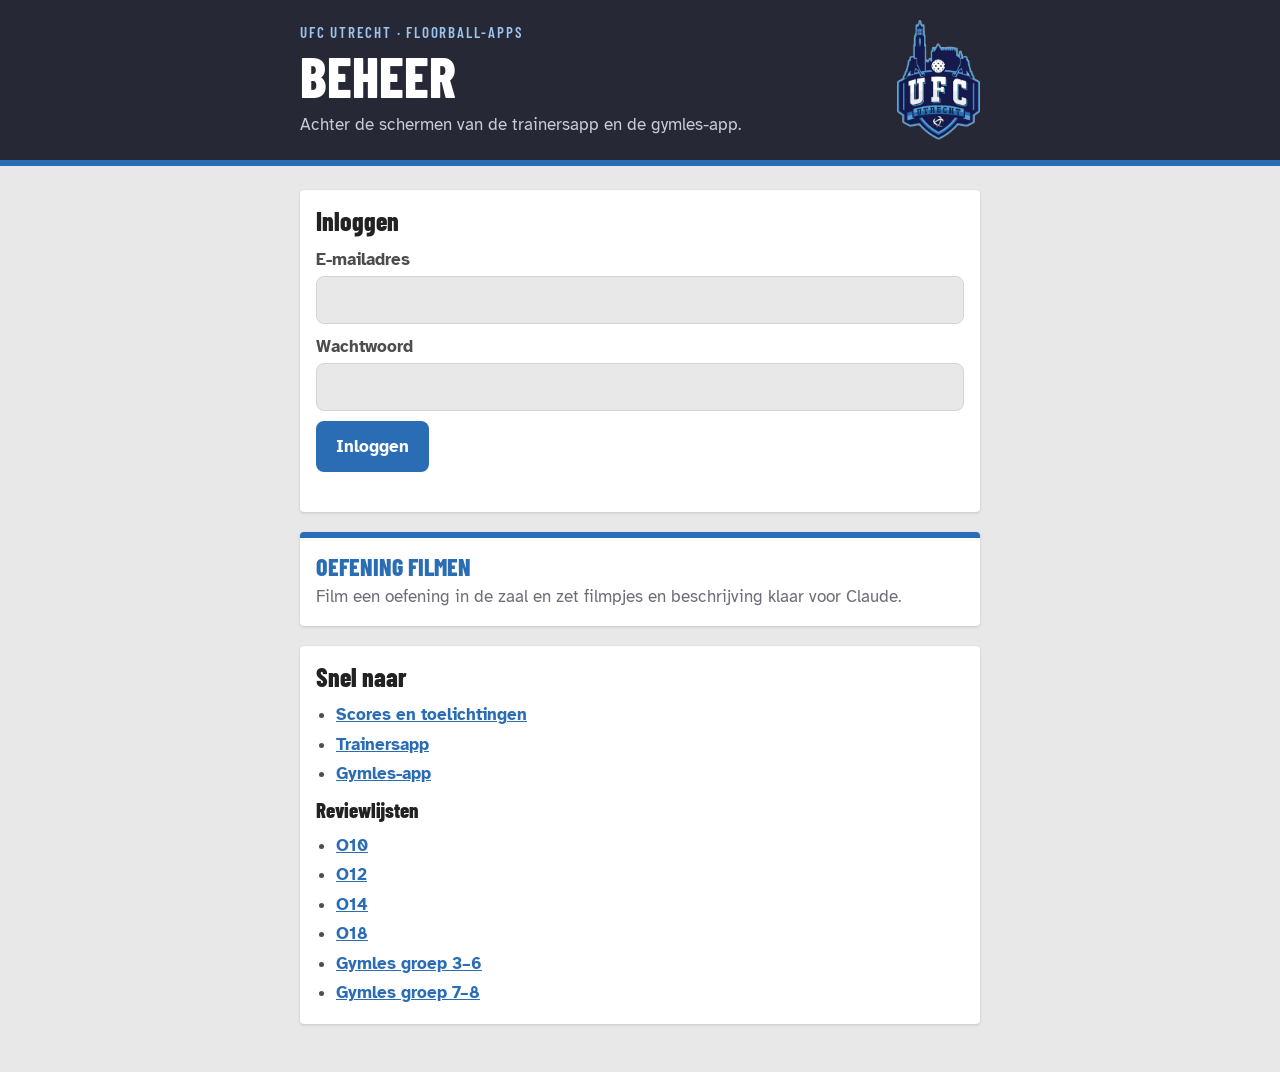
<file: index.html>
<!doctype html>
<!-- © 2026 UFC Utrecht. Alle rechten voorbehouden. Niet kopiëren zonder toestemming. -->
<html lang="nl">
<head>
<meta charset="utf-8">
<meta name="viewport" content="width=device-width,initial-scale=1,viewport-fit=cover">
<title>UFC Beheer</title>
<meta name="robots" content="noindex">
<link rel="manifest" href="manifest.webmanifest">
<meta name="theme-color" content="#262935">
<link rel="icon" href="icons/icon-192.png">
<link rel="apple-touch-icon" href="icons/apple-touch-icon.png">
<meta name="apple-mobile-web-app-capable" content="yes">
<meta name="apple-mobile-web-app-title" content="UFC Beheer">
<meta name="mobile-web-app-capable" content="yes">
<link rel="preconnect" href="https://fonts.googleapis.com">
<link rel="stylesheet" href="https://fonts.googleapis.com/css2?family=Barlow+Condensed:wght@600;800&family=Atkinson+Hyperlegible:wght@400;700&display=swap">
<script src="shared/config.js"></script>
<script src="shared/auth.js"></script>
<link rel="stylesheet" href="shared/style.css">
<style>
.top{display:flex;gap:16px;align-items:center;justify-content:space-between}
.top img{height:clamp(84px,20vw,120px);width:auto;flex:none}
.eyebrow{font:600 15px var(--display);text-transform:uppercase;letter-spacing:.12em;color:#9cc4ee}
</style>
</head>
<body>
<div class="wrap">
<header>
  <div class="top">
    <div style="display:grid;gap:6px">
      <span class="eyebrow">UFC Utrecht · floorball-apps</span>
      <h1>Beheer</h1>
      <p>Achter de schermen van de trainersapp en de gymles-app.</p>
    </div>
    <img src="icons/ufc-logo.png" alt="UFC Utrecht">
  </div>
</header>

<section aria-labelledby="h-login">
  <h2 id="h-login">Inloggen</h2>
  <div data-login></div>
</section>

<ul class="tiles">
  <li><a class="tile" href="filmen/"><b>Oefening filmen</b><span>Film een oefening in de zaal en zet filmpjes en beschrijving klaar voor Claude.</span></a></li>
</ul>

<section aria-labelledby="h-links">
  <h2 id="h-links">Snel naar</h2>
  <ul class="links">
    <li><a href="https://ufcutrecht.github.io/floorball-training/overzicht/">Scores en toelichtingen</a></li>
    <li><a href="https://ufcutrecht.github.io/floorball-training/">Trainersapp</a></li>
    <li><a href="https://ufcutrecht.github.io/floorball-gymles/">Gymles-app</a></li>
  </ul>
  <h3>Reviewlijsten</h3>
  <ul class="links">
    <li><a href="https://claude.ai/artifact/Tn7h7YA2W5BCmy29Rm3EHY">O10</a></li>
    <li><a href="https://claude.ai/artifact/JX12XEqjDfdDaPnF1wH1ZR">O12</a></li>
    <li><a href="https://claude.ai/artifact/65562QJpu6LDD8ycxWLAVV">O14</a></li>
    <li><a href="https://claude.ai/artifact/CuWV28Mef6xuPLkSsE5Uwe">O18</a></li>
    <li><a href="https://claude.ai/artifact/NxzARLvfYdx1H6t4hf4t9u">Gymles groep 3–6</a></li>
    <li><a href="https://claude.ai/artifact/82B9bMMoKi86BE6kfXmi25">Gymles groep 7–8</a></li>
  </ul>
</section>
</div>
<script>
if("serviceWorker" in navigator&&location.protocol==="https:")navigator.serviceWorker.register("sw.js").catch(function(){});
</script>
</body>
</html>
</file>
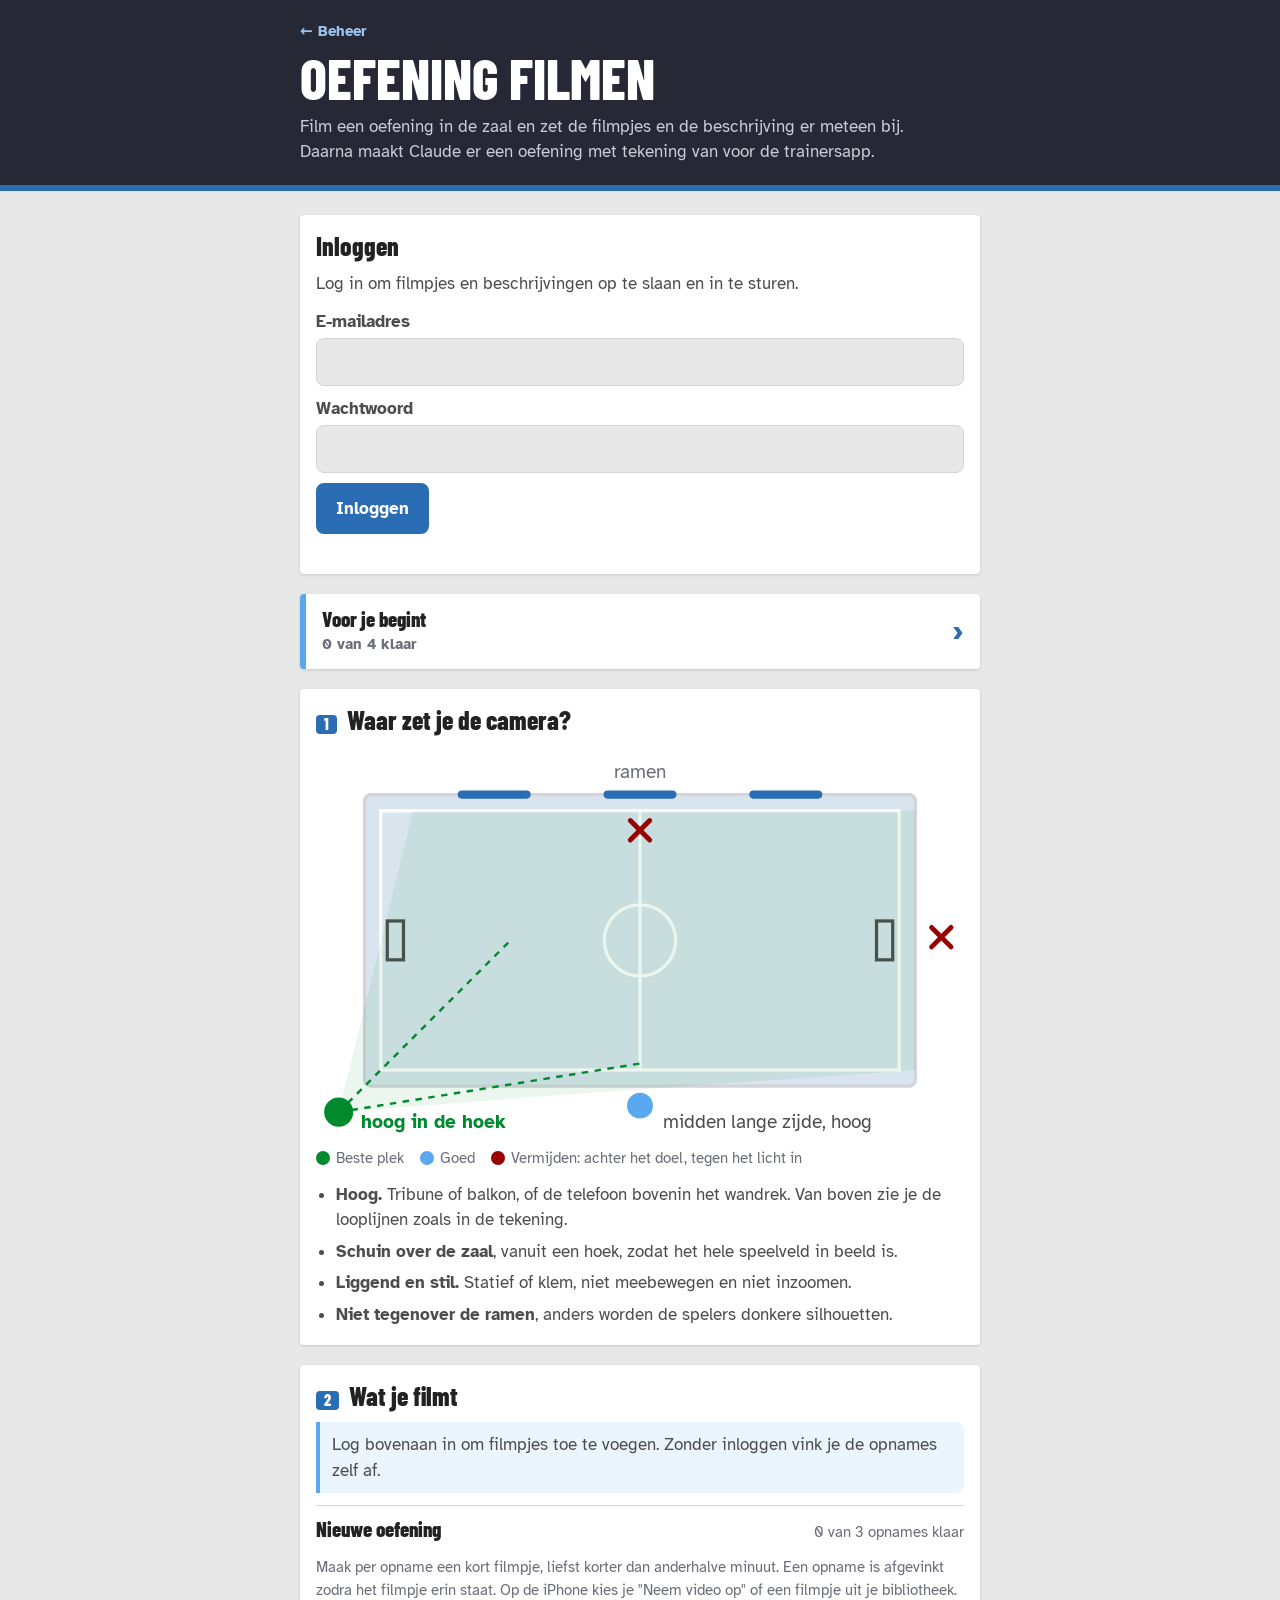
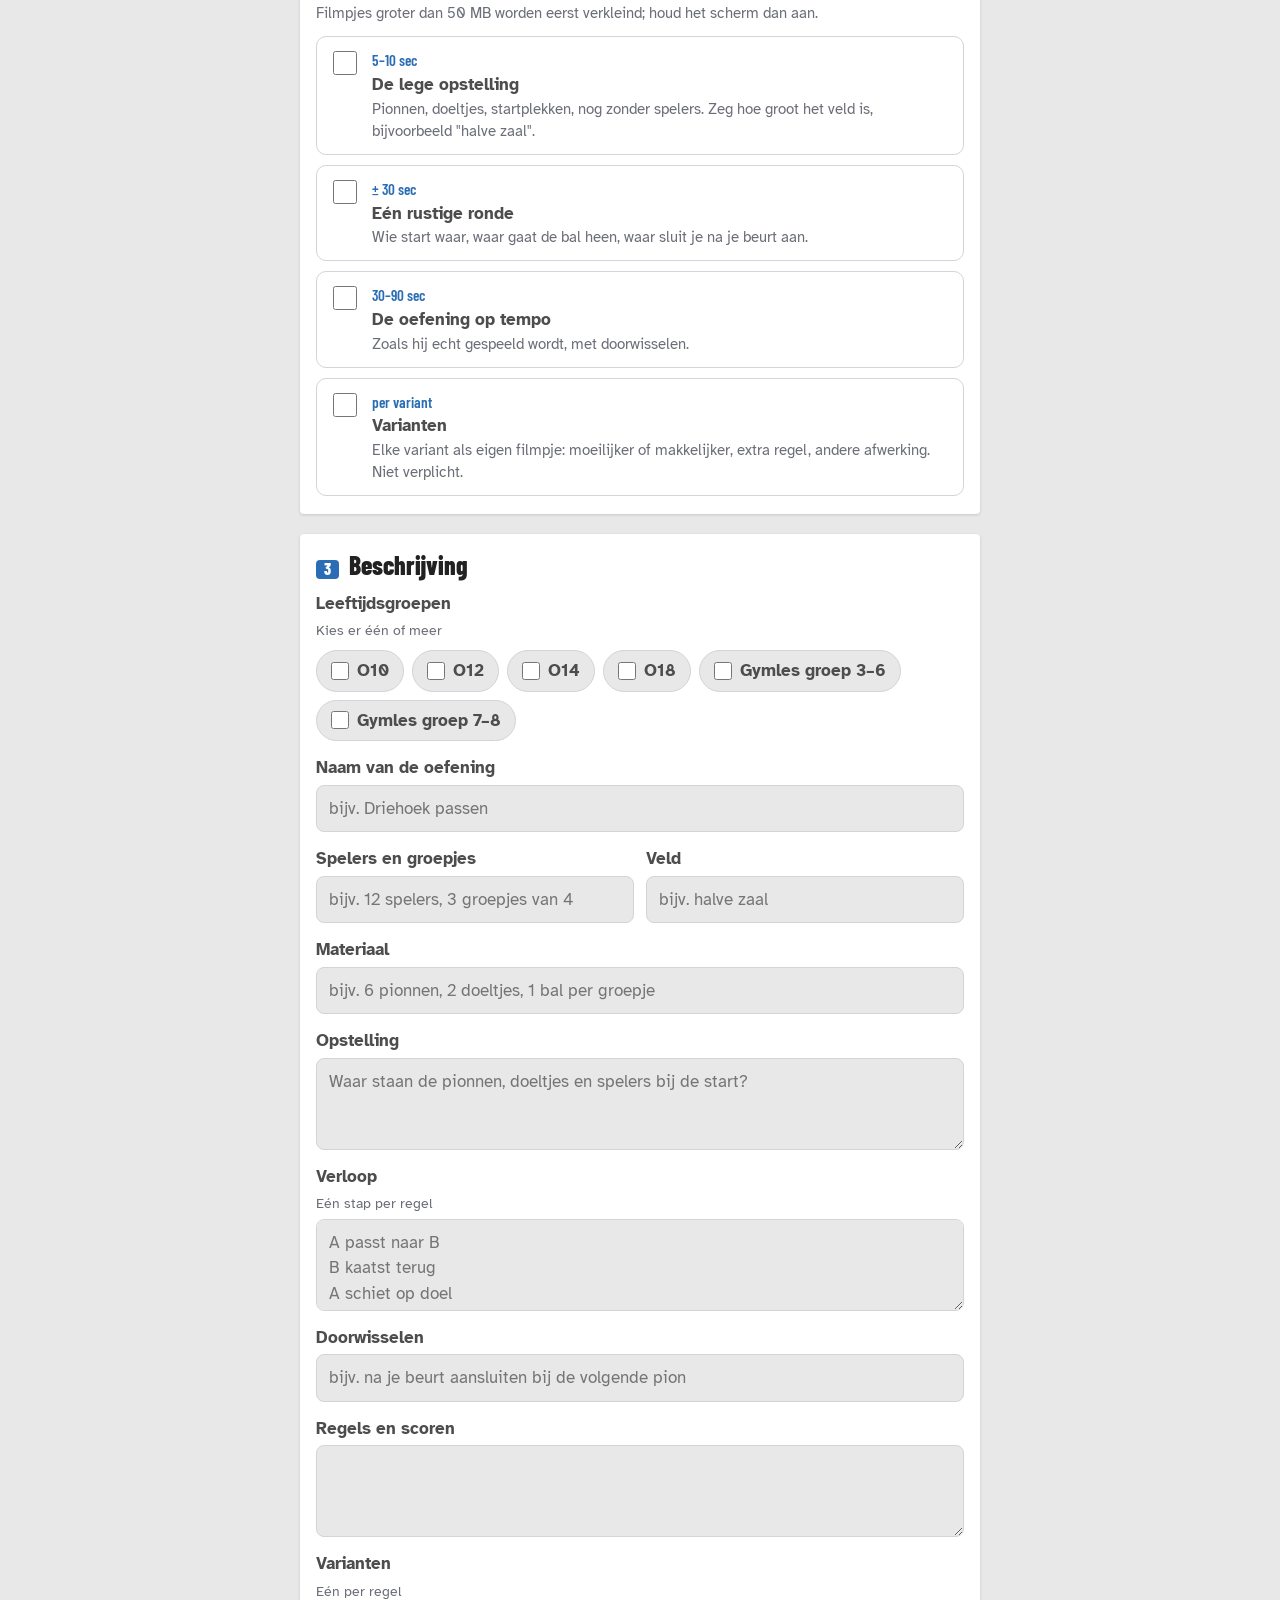
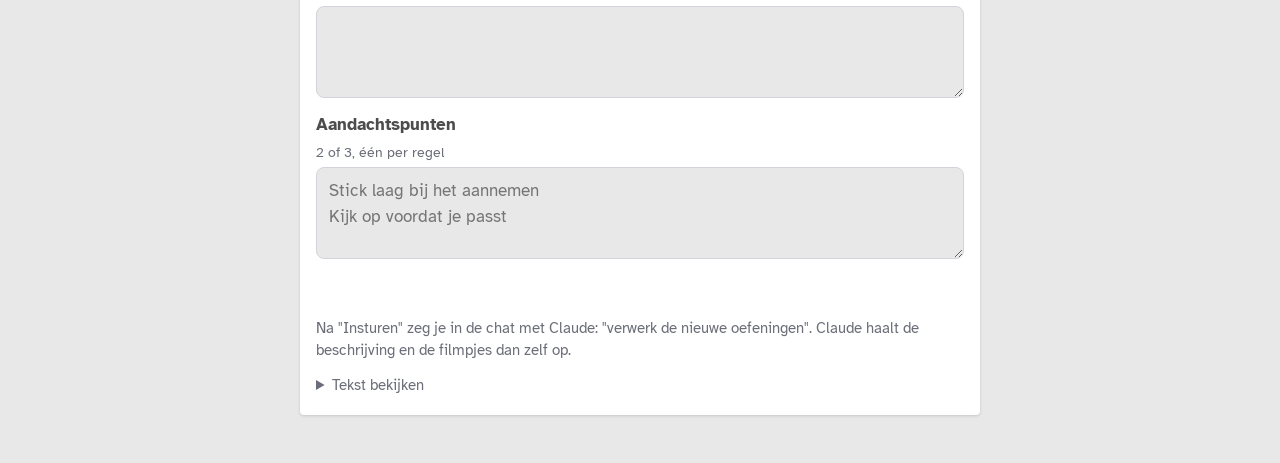
<file: filmen/index.html>
<!doctype html>
<!-- © 2026 UFC Utrecht. Alle rechten voorbehouden. Niet kopiëren zonder toestemming. -->
<html lang="nl">
<head>
<meta charset="utf-8">
<meta name="viewport" content="width=device-width,initial-scale=1,viewport-fit=cover">
<title>Oefening filmen</title>
<meta name="robots" content="noindex">
<link rel="manifest" href="../manifest.webmanifest">
<meta name="theme-color" content="#262935">
<link rel="icon" href="../icons/icon-192.png">
<link rel="apple-touch-icon" href="../icons/apple-touch-icon.png">
<meta name="apple-mobile-web-app-capable" content="yes">
<meta name="apple-mobile-web-app-title" content="UFC Beheer">
<meta name="mobile-web-app-capable" content="yes">
<link rel="preconnect" href="https://fonts.googleapis.com">
<link rel="stylesheet" href="https://fonts.googleapis.com/css2?family=Barlow+Condensed:wght@600;800&family=Atkinson+Hyperlegible:wght@400;700&display=swap">
<script src="../shared/config.js"></script>
<script src="../shared/auth.js"></script>
<link rel="stylesheet" href="../shared/style.css">
</head>
<body>
<div class="wrap">
<header>
  <a class="back" href="../">← Beheer</a>
  <h1>Oefening filmen</h1>
  <p>Film een oefening in de zaal en zet de filmpjes en de beschrijving er meteen bij. Daarna maakt Claude er een oefening met tekening van voor de trainersapp.</p>
</header>

<section aria-labelledby="h-login" id="loginBox">
  <h2 id="h-login">Inloggen</h2>
  <p id="loginOut" style="margin:0">Log in om filmpjes en beschrijvingen op te slaan en in te sturen.</p>
  <div data-login></div>
</section>

<button type="button" class="prep" id="prepBtn" aria-haspopup="dialog">
  <span><b>Voor je begint</b><span class="muted" id="prepCount"></span></span><span aria-hidden="true" class="prep-arrow">›</span>
</button>

<dialog id="prep" aria-labelledby="h-voor">
  <div class="dlg-head"><h2 id="h-voor">Voor je begint</h2><button type="button" class="ghost small" id="prepClose">Sluiten</button></div>
  <ul class="checks">
    <li><label><input type="checkbox" id="v1"><span class="t"><span>Video op 1080p, niet 4K</span><small>iPhone: Instellingen › Camera › Video opnemen › 1080p HD bij 30 fps. Scheelt opslag en uploadtijd.</small></span></label></li>
    <li><label><input type="checkbox" id="v2"><span class="t"><span>Statief, klem of tape om de telefoon vast te zetten</span></span></label></li>
    <li><label><input type="checkbox" id="v3"><span class="t"><span>Hesjes in twee kleuren</span><small>Dan zijn teams en rollen op de beelden uit elkaar te houden.</small></span></label></li>
    <li><label><input type="checkbox" id="v4"><span class="t"><span>Hele veld in beeld</span><small>Maak een testopname van 5 seconden en kijk hem terug.</small></span></label></li>
  </ul>
</dialog>

<section aria-labelledby="h-camera">
  <h2 id="h-camera"><span class="no">1</span> Waar zet je de camera?</h2>
  <svg class="court" viewBox="0 0 400 240" role="img" aria-label="Bovenaanzicht van een zaal met de beste camerapositie hoog in de hoek, een goede positie midden aan de lange zijde en te vermijden posities achter het doel en tegenover de ramen">
    <rect x="30" y="30" width="340" height="180" rx="4" fill="var(--court)" stroke="var(--line)" stroke-width="2"/>
    <rect x="40" y="40" width="320" height="160" fill="none" stroke="var(--court-line)" stroke-width="2"/>
    <line x1="200" y1="40" x2="200" y2="200" stroke="var(--court-line)" stroke-width="2"/>
    <circle cx="200" cy="120" r="22" fill="none" stroke="var(--court-line)" stroke-width="2"/>
    <rect x="44" y="108" width="10" height="24" fill="none" stroke="var(--ink)" stroke-width="2"/>
    <rect x="346" y="108" width="10" height="24" fill="none" stroke="var(--ink)" stroke-width="2"/>
    <g stroke="var(--accent)" stroke-width="5" stroke-linecap="round">
      <line x1="90" y1="30" x2="130" y2="30"/><line x1="180" y1="30" x2="220" y2="30"/><line x1="270" y1="30" x2="310" y2="30"/>
    </g>
    <text x="200" y="20" text-anchor="middle" font-size="12" fill="var(--muted)" font-family="var(--body)">ramen</text>
    <path d="M14 226 L120 120 M14 226 L200 196" stroke="var(--good)" stroke-width="1.5" stroke-dasharray="4 4" fill="none"/>
    <path d="M14 226 L60 40 L370 40 L370 200 L170 214 Z" fill="var(--good)" opacity=".08"/>
    <circle cx="14" cy="226" r="9" fill="var(--good)"/>
    <text x="28" y="236" font-size="12" fill="var(--good)" font-weight="700" font-family="var(--body)">hoog in de hoek</text>
    <circle cx="200" cy="222" r="8" fill="var(--mark)"/>
    <text x="214" y="236" font-size="12" fill="var(--ink)" font-family="var(--body)">midden lange zijde, hoog</text>
    <g stroke="var(--bad)" stroke-width="3" stroke-linecap="round">
      <line x1="380" y1="112" x2="392" y2="124"/><line x1="392" y1="112" x2="380" y2="124"/>
      <line x1="194" y1="46" x2="206" y2="58"/><line x1="206" y1="46" x2="194" y2="58"/>
    </g>
  </svg>
  <ul class="legend">
    <li><span class="dot" style="background:var(--good)"></span>Beste plek</li>
    <li><span class="dot" style="background:var(--mark)"></span>Goed</li>
    <li><span class="dot" style="background:var(--bad)"></span>Vermijden: achter het doel, tegen het licht in</li>
  </ul>
  <ul class="tips">
    <li><b>Hoog.</b> Tribune of balkon, of de telefoon bovenin het wandrek. Van boven zie je de looplijnen zoals in de tekening.</li>
    <li><b>Schuin over de zaal</b>, vanuit een hoek, zodat het hele speelveld in beeld is.</li>
    <li><b>Liggend en stil.</b> Statief of klem, niet meebewegen en niet inzoomen.</li>
    <li><b>Niet tegenover de ramen</b>, anders worden de spelers donkere silhouetten.</li>
  </ul>
</section>

<section aria-labelledby="h-shots">
  <h2 id="h-shots"><span class="no">2</span> Wat je filmt</h2>
  <p class="banner" id="offline">Log bovenaan in om filmpjes toe te voegen. Zonder inloggen vink je de opnames zelf af.</p>

  <div id="exWrap" class="hidden" style="display:grid;gap:10px">
    <div class="btns" style="justify-content:space-between">
      <h3>Jouw oefeningen</h3>
      <button type="button" class="ghost small" id="newEx">Nieuwe oefening</button>
    </div>
    <ul class="list" id="exList"></ul>
    <p class="muted" id="exEmpty" style="margin:0">Nog geen oefeningen opgeslagen. Begin hieronder met de eerste.</p>
  </div>

  <div class="curbar">
    <h3 id="formTitle">Nieuwe oefening</h3>
    <span class="muted" id="progress" aria-live="polite"></span>
  </div>
  <p class="muted" style="margin:0">Maak per opname een kort filmpje, liefst korter dan anderhalve minuut. Een opname is afgevinkt zodra het filmpje erin staat. Op de iPhone kies je "Neem video op" of een filmpje uit je bibliotheek. Filmpjes groter dan 50 MB worden eerst verkleind; houd het scherm dan aan.</p>
  <ol class="shots" id="shots"></ol>
</section>

<section aria-labelledby="h-oef">
  <h2 id="h-oef"><span class="no">3</span> Beschrijving</h2>
  <form id="f" novalidate>
    <fieldset class="field picks" id="app"><legend>Leeftijdsgroepen</legend><small>Kies er één of meer</small></fieldset>
    <div class="field"><label for="naam">Naam van de oefening</label><input type="text" id="naam" placeholder="bijv. Driehoek passen"></div>
    <div class="row">
      <div class="field"><label for="spelers">Spelers en groepjes</label><input type="text" id="spelers" placeholder="bijv. 12 spelers, 3 groepjes van 4"></div>
      <div class="field"><label for="veld">Veld</label><input type="text" id="veld" placeholder="bijv. halve zaal"></div>
    </div>
    <div class="field"><label for="materiaal">Materiaal</label><input type="text" id="materiaal" placeholder="bijv. 6 pionnen, 2 doeltjes, 1 bal per groepje"></div>
    <div class="field"><label for="opstelling">Opstelling</label><textarea id="opstelling" placeholder="Waar staan de pionnen, doeltjes en spelers bij de start?"></textarea></div>
    <div class="field"><label for="verloop">Verloop</label><small>Eén stap per regel</small><textarea id="verloop" placeholder="A passt naar B&#10;B kaatst terug&#10;A schiet op doel"></textarea></div>
    <div class="field"><label for="wissel">Doorwisselen</label><input type="text" id="wissel" placeholder="bijv. na je beurt aansluiten bij de volgende pion"></div>
    <div class="field"><label for="regels">Regels en scoren</label><textarea id="regels"></textarea></div>
    <div class="field"><label for="varianten">Varianten</label><small>Eén per regel</small><textarea id="varianten"></textarea></div>
    <div class="field"><label for="punten">Aandachtspunten</label><small>2 of 3, één per regel</small><textarea id="punten" placeholder="Stick laag bij het aannemen&#10;Kijk op voordat je passt"></textarea></div>
  </form>

  <div class="btns">
    <button type="button" class="primary hidden" id="send">Insturen</button>
    <button type="button" class="ghost small hidden" id="done">Markeer als verwerkt</button>
    <button type="button" class="danger small hidden" id="del">Oefening verwijderen</button>
  </div>
  <div class="btns hidden" id="delConfirm">
    <span>Oefening en filmpjes definitief verwijderen?</span>
    <button type="button" class="danger small" id="delYes">Ja, verwijderen</button>
    <button type="button" class="ghost small" id="delNo">Annuleren</button>
  </div>
  <p class="status" id="status" role="status"></p>
  <p class="muted" style="margin:0">Na "Insturen" zeg je in de chat met Claude: "verwerk de nieuwe oefeningen". Claude haalt de beschrijving en de filmpjes dan zelf op.</p>
  <details>
    <summary class="muted">Tekst bekijken</summary>
    <pre class="out" id="out"></pre>
  </details>
</section>
</div>
<div class="stage" id="stage" aria-hidden="true"></div>

<script>
(function(){
  "use strict";
  var BASE=FBAuth.base,KEY=FBAuth.key,api=FBAuth.api,token=FBAuth.token;
  var BUCKET='filmpjes',TABLE='film_oefeningen';
  var LKEY='ufc-beheer-filmen';
  var GROUPS=['O10','O12','O14','O18','Gymles groep 3–6','Gymles groep 7–8'];
  var FIELDS=['app','naam','spelers','veld','materiaal','opstelling','verloop','wissel','regels','varianten','punten'];
  var SLOTS=[
    {key:'Lege opstelling',tag:'5–10 sec',title:'De lege opstelling',hint:'Pionnen, doeltjes, startplekken, nog zonder spelers. Zeg hoe groot het veld is, bijvoorbeeld "halve zaal".'},
    {key:'Rustige ronde',tag:'± 30 sec',title:'Eén rustige ronde',hint:'Wie start waar, waar gaat de bal heen, waar sluit je na je beurt aan.'},
    {key:'Op tempo',tag:'30–90 sec',title:'De oefening op tempo',hint:'Zoals hij echt gespeeld wordt, met doorwisselen.'},
    {key:'Variant',tag:'per variant',title:'Varianten',hint:'Elke variant als eigen filmpje: moeilijker of makkelijker, extra regel, andere afwerking. Niet verplicht.',multi:true}
  ];
  var MAX=50*1024*1024,TARGET=44*1024*1024;
  var $=function(id){return document.getElementById(id);};
  function slotOf(l){return SLOTS.some(function(s){return s.key===l;})?l:'Variant';}
  var ls={get:function(k,d){try{var v=localStorage.getItem(k);return v==null?d:JSON.parse(v);}catch(e){return d;}},
          set:function(k,v){try{localStorage.setItem(k,JSON.stringify(v));}catch(e){}},
          del:function(k){try{localStorage.removeItem(k);}catch(e){}}};
  var local=ls.get(LKEY,{})||{};
  function saveLocal(){ls.set(LKEY,local);}

  /* ---------- afvinklijst "Voor je begint" ---------- */
  function prepCount(){
    var all=document.querySelectorAll('#prep .checks input'),n=0;
    Array.prototype.forEach.call(all,function(c){if(c.checked)n++;});
    $('prepCount').textContent=n===all.length?'Alles klaar':n+' van '+all.length+' klaar';
    $('prepBtn').classList.toggle('ok',n===all.length);
  }
  $('prepBtn').addEventListener('click',function(){var d=$('prep');if(d.showModal)d.showModal();else d.setAttribute('open','');});
  $('prepClose').addEventListener('click',function(){var d=$('prep');if(d.close)d.close();else d.removeAttribute('open');});
  $('prep').addEventListener('click',function(e){if(e.target===this&&this.close)this.close();});
  Array.prototype.slice.call(document.querySelectorAll('.checks input')).forEach(function(c){
    c.checked=!!(local.c&&local.c[c.id]);
    c.addEventListener('change',function(){local.c=local.c||{};local.c[c.id]=c.checked;saveLocal();prepCount();});
  });
  prepCount();

  /* ---------- inloggen (shared/auth.js) ---------- */
  var online=false;
  function signedIn(){
    online=true;
    $('loginOut').classList.add('hidden');$('offline').classList.add('hidden');$('exWrap').classList.remove('hidden');
    if(local.f&&!cur.id&&FIELDS.some(function(k){return (local.f[k]||'').trim();})){save(true).then(function(){local.f=null;saveLocal();});}
    loadList();renderAll();
  }
  function signedOut(){
    online=false;
    $('loginOut').classList.remove('hidden');$('offline').classList.remove('hidden');$('exWrap').classList.add('hidden');
    renderAll();
  }
  FBAuth.onChange(function(on){if(on&&!online)signedIn();else if(!on&&online)signedOut();});

  /* ---------- leeftijdsgroepen: meer tegelijk kiezen ---------- */
  (function(){
    var box=$('app');
    GROUPS.forEach(function(g,i){
      var l=document.createElement('label');l.className='pick';
      var c=document.createElement('input');c.type='checkbox';c.value=g;c.id='grp'+i;
      l.appendChild(c);l.appendChild(document.createTextNode(g));box.appendChild(l);
    });
  })();
  function getVal(k){
    if(k!=='app')return $(k).value;
    return Array.prototype.slice.call($('app').querySelectorAll('input:checked')).map(function(c){return c.value;}).join(', ');
  }
  function setVal(k,val){
    if(k!=='app'){$(k).value=val||'';return;}
    var set=(val||'').split(/\s*,\s*/);
    Array.prototype.forEach.call($('app').querySelectorAll('input'),function(c){c.checked=set.indexOf(c.value)>=0;});
  }

  /* ---------- huidige oefening ---------- */
  var cur=blank(),exercises=[],busy=0,urls={};
  function blank(){return {id:null,status:'concept',videos:[],createdAt:null};}
  function newId(){var r=(crypto.randomUUID?crypto.randomUUID():String(Math.random()).slice(2)+Date.now()).replace(/-/g,'').slice(0,8);return 'oef-'+new Date().toISOString().slice(0,10)+'-'+r;}
  function v(id){return $(id).value.trim();}
  function fromForm(){FIELDS.forEach(function(k){cur[k]=getVal(k);});}
  function hasContent(){fromForm();return cur.videos.length>0||FIELDS.some(function(k){return (cur[k]||'').trim();});}
  function toForm(){FIELDS.forEach(function(k){setVal(k,cur[k]);});renderAll();}
  function title(){return v('naam')||(cur.id?'Oefening zonder naam':'Nieuwe oefening');}
  function renderAll(){$('formTitle').textContent=title();renderShots();renderButtons();renderText();renderList();}

  var queue=Promise.resolve(),timer=null;
  function setStatus(t,k){var s=$('status');s.textContent=t||'';s.className='status'+(k?' '+k:'');}
  function row(){
    var d={videos:cur.videos.map(function(x){return {path:x.path,label:x.label,name:x.name||'',sizeBytes:x.sizeBytes||0,seconds:x.seconds||0,type:x.type||''};})};
    FIELDS.forEach(function(k){d[k]=cur[k]||'';});
    if(cur.links){d.links=cur.links;d.linksTot=cur.linksTot||null;}
    return {id:cur.id,data:d,status:cur.status,updated_at:new Date().toISOString()};
  }
  function save(now){
    fromForm();
    if(!online){local.f={};FIELDS.forEach(function(k){local.f[k]=cur[k];});saveLocal();return Promise.resolve();}
    clearTimeout(timer);
    if(!now){timer=setTimeout(function(){save(true);},1200);return Promise.resolve();}
    if(!hasContent())return Promise.resolve();
    if(!cur.id)cur.id=newId();
    var body=JSON.stringify(row());
    setStatus('Opslaan…');
    queue=queue.then(function(){
      return api('/rest/v1/'+TABLE+'?on_conflict=id',{method:'POST',headers:{'Content-Type':'application/json',Prefer:'resolution=merge-duplicates,return=minimal'},body:body});
    }).then(function(){setStatus('Opgeslagen','ok');loadList();},function(e){setStatus(e.message&&/uitgelogd/.test(e.message)?e.message:'Opslaan mislukt. Controleer je verbinding en probeer het opnieuw.','err');});
    return queue;
  }
  FIELDS.forEach(function(k){
    $(k).addEventListener('input',function(){renderText();save(false);});
    $(k).addEventListener('change',function(){renderText();save(false);});
  });
  $('naam').addEventListener('input',function(){$('formTitle').textContent=title();});

  /* ---------- lijst ---------- */
  var listBusy=false;
  async function loadList(){
    if(!online||listBusy)return;listBusy=true;
    try{
      var rows=await api('/rest/v1/'+TABLE+'?select=id,data,status,updated_at&order=updated_at.desc&limit=100');
      exercises=(rows||[]).map(function(r){var d=r.data||{};var o={id:r.id,status:r.status,updatedAt:r.updated_at,videos:Array.isArray(d.videos)?d.videos:[]};FIELDS.forEach(function(k){o[k]=typeof d[k]==='string'?d[k]:'';});if(d.links&&typeof d.links==='object'){o.links=d.links;o.linksTot=d.linksTot||null;}return o;});
      var mine=exercises.filter(function(e){return e.id===cur.id;})[0];
      if(mine&&mine.status!==cur.status){cur.status=mine.status;renderButtons();}
      renderList();
    }catch(e){setStatus('Je oefeningen konden niet geladen worden.','err');}
    listBusy=false;
  }
  function fmtDate(t){try{return new Date(t).toLocaleDateString('nl-NL',{day:'numeric',month:'short'});}catch(e){return '';}}
  function renderList(){
    var ul=$('exList');ul.textContent='';
    $('exEmpty').classList.toggle('hidden',exercises.length>0);
    exercises.forEach(function(e){
      var li=document.createElement('li');li.className='ex'+(e.id===cur.id?' cur':'');
      var info=document.createElement('div');info.className='info';
      var n=document.createElement('span');n.className='name';n.textContent=e.naam||'Oefening zonder naam';
      var m=document.createElement('span');m.className='muted';var vc=e.videos.length;
      m.textContent=[e.app,vc+(vc===1?' filmpje':' filmpjes'),fmtDate(e.updatedAt)].filter(Boolean).join(' · ');
      info.appendChild(n);info.appendChild(m);
      var right=document.createElement('div');right.className='btns';right.style.gap='8px';
      var st=['concept','ingestuurd','verwerkt'].indexOf(e.status)>=0?e.status:'concept';
      var chip=document.createElement('span');chip.className='chip '+st;chip.textContent=st;right.appendChild(chip);
      if(e.id!==cur.id){
        var b=document.createElement('button');b.type='button';b.className='ghost small';b.textContent='Openen';b.disabled=busy>0;
        b.addEventListener('click',function(){
          if(busy)return;save(true);
          cur=JSON.parse(JSON.stringify(e));toForm();setStatus('');
          $('formTitle').scrollIntoView({behavior:'smooth',block:'start'});
        });
        right.appendChild(b);
      }
      li.appendChild(info);li.appendChild(right);ul.appendChild(li);
    });
  }

  /* ---------- knoppen ---------- */
  function renderButtons(){
    $('send').classList.toggle('hidden',!online);
    $('send').textContent=cur.status==='concept'?'Insturen':(cur.status==='verwerkt'?'Verwerkt in de app':'Opnieuw insturen');
    $('send').disabled=busy>0||cur.status==='verwerkt';
    $('done').classList.toggle('hidden',!(online&&cur.id&&cur.status==='ingestuurd'));
    $('del').classList.toggle('hidden',!(online&&cur.id));
    $('newEx').disabled=busy>0;
  }
  /* Insturen: links naar de filmpjes (7 dagen geldig) opslaan in de oefening, zodat Claude
     ze via de Supabase-koppeling zelf kan ophalen, en de status op "ingestuurd" zetten. */
  $('send').addEventListener('click',async function(){
    if(!hasContent()){setStatus('Vul eerst iets in of voeg een filmpje toe.','err');return;}
    var b=$('send');b.disabled=true;setStatus('Insturen…');
    try{
      cur.links=cur.videos.length?await signed(cur.videos.map(function(x){return x.path;}),7*24*3600):{};
      cur.linksTot=new Date(Date.now()+7*24*3600*1000).toISOString();
      cur.status='ingestuurd';
      await save(true);renderButtons();renderList();
      setStatus('Ingestuurd. Zeg in de chat met Claude: "verwerk de nieuwe oefeningen".','ok');
    }catch(e){setStatus('Insturen mislukt. Controleer je verbinding en probeer het opnieuw.','err');renderButtons();}
  });
  $('done').addEventListener('click',function(){cur.status='verwerkt';renderButtons();save(true);});
  $('newEx').addEventListener('click',function(){
    if(busy)return;save(true);cur=blank();toForm();setStatus('');$('formTitle').scrollIntoView({behavior:'smooth',block:'start'});
  });
  $('del').addEventListener('click',function(){$('delConfirm').classList.remove('hidden');$('delNo').focus();});
  $('delNo').addEventListener('click',function(){$('delConfirm').classList.add('hidden');});
  $('delYes').addEventListener('click',async function(){
    $('delConfirm').classList.add('hidden');
    if(!cur.id||!online)return;
    try{
      var paths=cur.videos.map(function(x){return x.path;}).filter(Boolean);
      if(paths.length)await api('/storage/v1/object/'+BUCKET,{method:'DELETE',headers:{'Content-Type':'application/json'},body:JSON.stringify({prefixes:paths})});
      await api('/rest/v1/'+TABLE+'?id=eq.'+encodeURIComponent(cur.id),{method:'DELETE'});
      cur=blank();toForm();setStatus('Oefening verwijderd','ok');loadList();
    }catch(e){setStatus('Verwijderen mislukt. Probeer het opnieuw.','err');}
  });

  /* ---------- tekst ---------- */
  function lines(s,num){return (s||'').split(/\n+/).map(function(x){return x.trim();}).filter(Boolean).map(function(x,i){return (num?(i+1)+'. ':'- ')+x;}).join('\n');}
  function text(links){
    fromForm();
    var out=['OEFENING VOOR DE APP'];
    function one(l,val){if(val&&val.trim())out.push(l+': '+val.trim());}
    function add(l,val){if(val&&val.trim())out.push('',l+':',val.trim());}
    one('Leeftijdsgroepen',cur.app);one('Naam',cur.naam);one('Spelers',cur.spelers);one('Veld',cur.veld);one('Materiaal',cur.materiaal);
    add('Opstelling',cur.opstelling);add('Verloop',lines(cur.verloop,true));add('Doorwisselen',cur.wissel);
    add('Regels en scoren',cur.regels);add('Varianten',lines(cur.varianten));add('Aandachtspunten',lines(cur.punten));
    if(cur.videos.length)add('Filmpjes',cur.videos.map(function(x){
      var s='- '+x.label+(x.seconds?' ('+Math.round(x.seconds)+' sec)':'');
      if(links&&links[x.path])s+='\n  '+links[x.path];
      return s;}).join('\n'));
    if(cur.id&&online)out.push('','Opgeslagen als: '+cur.id);
    return out.length>1?out.join('\n'):'';
  }
  function renderText(){$('out').textContent=text()||'Hier verschijnt de tekst zodra je iets invult.';}
  async function signed(paths,secs){
    if(!paths.length)return {};
    var res=await api('/storage/v1/object/sign/'+BUCKET,{method:'POST',headers:{'Content-Type':'application/json'},body:JSON.stringify({expiresIn:secs,paths:paths})});
    var m={};(res||[]).forEach(function(r){if(r&&r.signedURL&&r.path)m[r.path]=BASE+'/storage/v1'+(r.signedURL.charAt(0)==='/'?'':'/')+r.signedURL;});
    return m;
  }
  /* ---------- filmpjes per opname ---------- */
  var pending=[];
  var CHECK='<svg viewBox="0 0 16 16" fill="none" stroke="#fff" stroke-width="2.5" stroke-linecap="round" stroke-linejoin="round"><path d="M3 8.5l3.2 3L13 4.5"/></svg>';
  async function refreshUrls(){
    var need=cur.videos.map(function(x){return x.path;}).filter(function(p){return p&&!urls[p];});
    if(!need.length||!online)return;
    try{var m=await signed(need,6*3600);Object.keys(m).forEach(function(k){urls[k]=m[k];});renderShots();}catch(e){}
  }
  function videoItem(x){
    var li=document.createElement('li');li.className='vid';
    if(urls[x.path]&&/^https:\/\//.test(urls[x.path])){
      var vid=document.createElement('video');vid.src=urls[x.path];vid.controls=true;vid.preload='metadata';vid.setAttribute('playsinline','');li.appendChild(vid);
    }else{var ph=document.createElement('div');ph.className='ph';ph.textContent=x.name||'Filmpje';li.appendChild(ph);}
    var meta=document.createElement('div');meta.className='meta';
    var info=document.createElement('span');info.className='muted';
    info.textContent=[x.seconds?Math.round(x.seconds)+' sec':'',x.sizeBytes?(x.sizeBytes/1048576).toFixed(1)+' MB':''].filter(Boolean).join(' · ')||'Filmpje';
    var rm=document.createElement('button');rm.type='button';rm.className='danger small';rm.textContent='Verwijderen';
    rm.addEventListener('click',function(){
      if(rm.dataset.sure!=='1'){rm.dataset.sure='1';rm.textContent='Zeker? Tik nogmaals';return;}
      var k=cur.videos.indexOf(x);if(k>=0)cur.videos.splice(k,1);
      save(true);
      api('/storage/v1/object/'+BUCKET,{method:'DELETE',headers:{'Content-Type':'application/json'},body:JSON.stringify({prefixes:[x.path]})}).catch(function(){});
      renderShots();renderText();
    });
    var r=document.createElement('div');r.className='btns';r.appendChild(rm);
    meta.appendChild(info);meta.appendChild(r);li.appendChild(meta);
    return li;
  }
  function renderShots(){
    var ol=$('shots');ol.textContent='';var doneMain=0,variants=0;
    SLOTS.forEach(function(s,si){
      var vids=cur.videos.filter(function(x){return slotOf(x.label)===s.key;});
      var pend=pending.filter(function(p){return p.slot===s.key;});
      var mk='shot'+si,done=online?vids.length>0:!!(local.c&&local.c[mk]);
      if(s.multi)variants=online?vids.length:(done?1:0);else if(done)doneMain++;
      var li=document.createElement('li');li.className='shot'+(done?' done':'');
      var head=document.createElement('div');head.className='shot-head';
      if(online){var tk=document.createElement('span');tk.className='tick';tk.setAttribute('aria-hidden','true');tk.innerHTML=CHECK;head.appendChild(tk);}
      else{
        var cb=document.createElement('input');cb.type='checkbox';cb.id='tick-'+si;cb.checked=done;
        cb.addEventListener('change',function(){local.c=local.c||{};local.c[mk]=cb.checked;saveLocal();renderShots();});
        head.appendChild(cb);
      }
      var t=document.createElement(online?'div':'label');t.className='t';if(!online)t.htmlFor='tick-'+si;
      var tag=document.createElement('span');tag.className='tag';tag.textContent=s.tag;
      var ti=document.createElement('span');ti.className='title';ti.textContent=s.title+(online&&done?(s.multi?' ('+vids.length+')':' · klaar'):'');
      var hi=document.createElement('small');hi.textContent=s.hint;
      t.appendChild(tag);t.appendChild(ti);t.appendChild(hi);head.appendChild(t);li.appendChild(head);
      if(online){
        if(vids.length||pend.length){
          var ul=document.createElement('ul');ul.className='vids';
          vids.forEach(function(x){ul.appendChild(videoItem(x));});
          pend.forEach(function(p){ul.appendChild(p.el);});
          li.appendChild(ul);
        }
        var lab=document.createElement('label');lab.className='filebtn'+(done&&!s.multi?' again':'');
        lab.appendChild(document.createTextNode(s.multi?(vids.length?'Nog een variant':'Variant opnemen of kiezen'):(done?'Ander filmpje toevoegen':'Opnemen of kiezen')));
        var inp=document.createElement('input');inp.type='file';inp.accept='video/*';
        inp.setAttribute('aria-label',s.title+': filmpje opnemen of kiezen');
        inp.addEventListener('change',function(ev){addFiles(ev,s.key);});
        lab.appendChild(inp);
        var rw=document.createElement('div');rw.className='btns';rw.appendChild(lab);li.appendChild(rw);
      }
      ol.appendChild(li);
    });
    $('progress').textContent=doneMain+' van 3 opnames klaar'+(variants?', '+variants+(variants===1?' variant':' varianten'):'');
    refreshUrls();
  }

  function pendingItem(name){
    var li=document.createElement('li');li.className='vid';
    var ph=document.createElement('div');ph.className='ph';ph.textContent=name;
    var meta=document.createElement('div');meta.className='meta';
    var t=document.createElement('span');
    var bar=document.createElement('div');bar.className='bar';var fill=document.createElement('i');bar.appendChild(fill);
    meta.appendChild(t);meta.appendChild(bar);li.appendChild(ph);li.appendChild(meta);
    var p={el:li,set:function(msg,frac,err){t.textContent=msg;t.className=err?'status err':'';fill.style.width=Math.round((frac||0)*100)+'%';bar.classList.toggle('hidden',!!err);}};
    p.set('Wachten…',0);return p;
  }
  function loadVideo(file){
    return new Promise(function(res,rej){
      var el=document.createElement('video');
      el.muted=true;el.playsInline=true;el.setAttribute('playsinline','');el.setAttribute('muted','');el.preload='auto';
      el.src=URL.createObjectURL(file);$('stage').appendChild(el);
      var done=false;
      el.addEventListener('loadedmetadata',function(){if(!done){done=true;res(el);}});
      el.addEventListener('error',function(){if(!done){done=true;cleanup(el);rej(new Error('Dit filmpje kan de browser niet openen.'));}});
      setTimeout(function(){if(!done){done=true;cleanup(el);rej(new Error('Het filmpje laadt niet. Probeer het opnieuw.'));}},20000);
    });
  }
  function cleanup(el){try{el.pause();URL.revokeObjectURL(el.src);el.removeAttribute('src');el.load();el.remove();}catch(e){}}
  function seek(el,t){return new Promise(function(res){var h=function(){el.removeEventListener('seeked',h);res();};el.addEventListener('seeked',h);el.currentTime=t;setTimeout(h,4000);});}

  /* Verkleinen: afspelen op een canvas en opnieuw opnemen (zonder geluid) */
  async function shrink(el,onp){
    var dur=el.duration;
    if(!isFinite(dur)||dur<=0)throw new Error('De lengte van het filmpje is onbekend.');
    if(dur>300)throw new Error('Dit filmpje is langer dan 5 minuten. Film kortere stukken.');
    var fail='Verkleinen lukt niet in deze browser. Film een korter stuk (onder 50 MB).';
    if(!window.MediaRecorder)throw new Error(fail);
    var types=['video/mp4;codecs=avc1.42E01E','video/mp4','video/webm;codecs=vp9','video/webm;codecs=vp8','video/webm'];
    var mime=types.filter(function(t){try{return MediaRecorder.isTypeSupported(t);}catch(e){return false;}})[0];
    if(!mime)throw new Error(fail);
    var long=Math.max(el.videoWidth,el.videoHeight)||1280,sc=Math.min(1,1280/long);
    var w=Math.round((el.videoWidth||1280)*sc/2)*2,h=Math.round((el.videoHeight||720)*sc/2)*2;
    var c=document.createElement('canvas');c.width=w;c.height=h;var ctx=c.getContext('2d');
    if(!c.captureStream)throw new Error(fail);
    var bps=Math.max(600000,Math.min(4000000,Math.floor(TARGET*8/dur*0.85)));
    var stream=c.captureStream(30);
    var rec=new MediaRecorder(stream,{mimeType:mime,videoBitsPerSecond:bps});
    var chunks=[];rec.ondataavailable=function(e){if(e.data&&e.data.size)chunks.push(e.data);};
    try{await el.play();el.pause();}catch(e){}
    await seek(el,0);ctx.drawImage(el,0,0,w,h);
    var stopped=new Promise(function(r){rec.onstop=r;}),ended=new Promise(function(r){el.onended=r;});
    rec.start(1000);await el.play();
    var draw=function(){ctx.drawImage(el,0,0,w,h);onp(Math.min(1,el.currentTime/dur));
      if(!el.ended){if(el.requestVideoFrameCallback)el.requestVideoFrameCallback(draw);else requestAnimationFrame(draw);}};
    draw();await ended;ctx.drawImage(el,0,0,w,h);
    await new Promise(function(r){setTimeout(r,300);});
    rec.stop();await stopped;stream.getTracks().forEach(function(t){t.stop();});
    return new Blob(chunks,{type:mime.indexOf('video/mp4')===0?'video/mp4':'video/webm'});
  }

  function upload(path,blob,type,onp){
    return token().then(function(tk){return new Promise(function(res,rej){
      var x=new XMLHttpRequest();
      x.open('POST',BASE+'/storage/v1/object/'+BUCKET+'/'+path);
      x.setRequestHeader('apikey',KEY);x.setRequestHeader('Authorization','Bearer '+tk);
      x.setRequestHeader('Content-Type',type);x.setRequestHeader('x-upsert','false');
      x.upload.onprogress=function(e){if(e.lengthComputable)onp(e.loaded/e.total);};
      x.onload=function(){if(x.status>=200&&x.status<300)res();else rej(Object.assign(new Error(x.responseText||'upload '+x.status),{status:x.status}));};
      x.onerror=function(){rej(new Error('Uploaden mislukt. Controleer je verbinding.'));};
      x.send(blob);
    });});
  }
  async function handle(file,slot,p){
    var el=await loadVideo(file);
    try{
      var dur=el.duration||0,type=(file.type||'').toLowerCase(),name=(file.name||'').toLowerCase();
      var vtype=/webm/.test(type)||/\.webm$/.test(name)?'video/webm':(/quicktime/.test(type)||/\.mov$/.test(name)?'video/quicktime':'video/mp4');
      var known=/mp4|quicktime|webm|m4v/.test(type)||/\.(mp4|mov|m4v|webm)$/.test(name);
      var blob=file;
      if(!known||file.size>MAX*0.96){
        p.set('Verkleinen… houd het scherm aan',0);
        blob=await shrink(el,function(f){p.set('Verkleinen… '+Math.round(f*100)+'%, houd het scherm aan',f);});
        vtype=blob.type;
        if(blob.size>MAX)throw new Error('Ook verkleind is dit filmpje groter dan 50 MB. Film een korter stuk.');
      }
      var ext=vtype==='video/webm'?'webm':(vtype==='video/quicktime'?'mov':'mp4');
      var slug=slot.toLowerCase().replace(/[^a-z]+/g,'-');
      var path=cur.id+'/'+Date.now()+'-'+slug+'.'+ext;
      p.set('Uploaden… 0%',0);
      await upload(path,blob,vtype,function(f){p.set('Uploaden… '+Math.round(f*100)+'%',f);});
      return {path:path,label:slot,name:file.name||'',sizeBytes:blob.size,seconds:dur,type:vtype};
    }finally{cleanup(el);}
  }
  function errText(e){
    if(e&&e.status===413)return 'Dit filmpje is te groot (meer dan 50 MB). Film een korter stuk.';
    if(e&&(e.status===400||e.status===415)&&/mime|type/i.test(e.message||''))return 'Dit soort bestand wordt niet geaccepteerd.';
    if(e&&e.status)return 'Uploaden mislukt ('+e.status+'). Probeer het opnieuw.';
    return (e&&e.message)||'Er ging iets mis. Probeer het opnieuw.';
  }
  async function addFiles(ev,slot){
    var files=Array.prototype.slice.call(ev.target.files||[]);ev.target.value='';
    if(!files.length||!online)return;
    fromForm();
    if(!cur.id)cur.id=newId();
    var items=files.map(function(f){var p=pendingItem(f.name||'filmpje');p.slot=slot;pending.push(p);return p;});
    busy++;renderButtons();renderList();renderShots();
    for(var i=0;i<files.length;i++){
      var p=items[i];
      try{
        var r=await handle(files[i],slot,p);
        cur.videos.push(r);pending.splice(pending.indexOf(p),1);
        await save(true);renderShots();renderText();
      }catch(e){
        p.set(errText(e),0,true);
        (function(pp){setTimeout(function(){var k=pending.indexOf(pp);if(k>=0){pending.splice(k,1);renderShots();}},12000);})(p);
      }
    }
    busy--;renderButtons();renderList();
  }

  /* ---------- opstarten ---------- */
  if(local.f)FIELDS.forEach(function(k){cur[k]=local.f[k]||'';});
  toForm();
  if("serviceWorker" in navigator&&location.protocol==="https:")navigator.serviceWorker.register("../sw.js",{scope:"../"}).catch(function(){});
})();
</script>
</body>
</html>
</file>
<file: shared/style.css>
/* Opmaak van de beheer-app. */
/* Kleuren van ufcutrecht.nl: grijze achtergrond, donkere kopbalk, blauwe balk en links, witte blokken. */
:root{
  --bg:#e8e8e8;--surface:#ffffff;--ink:#4d4d4d;--head:#222222;--muted:#6b6e78;--line:#d2d4da;
  --accent:#2b6db4;--accent-ink:#ffffff;--bar:#262935;--bar-ink:#ffffff;--shadow:0 1px 3px rgba(0,0,0,.15);
  --mark:#5aa9f0;--good:#008a2e;--bad:#990000;--court:#d8e4ee;--court-line:#ffffff;
  --display:"Barlow Condensed","Arial Narrow",Arial,sans-serif;--body:"Atkinson Hyperlegible",system-ui,-apple-system,"Segoe UI",sans-serif;
  color-scheme:light}
@media (prefers-color-scheme:dark){:root{--bg:#1a1c24;--surface:#262935;--ink:#ececef;--head:#ffffff;--muted:#a3a7b6;--line:#383c4d;
  --accent:#6fa6e4;--accent-ink:#11141c;--bar:#11131a;--bar-ink:#ffffff;--shadow:0 1px 3px rgba(0,0,0,.4);
  --mark:#5aa9f0;--good:#00cc66;--bad:#ff5050;--court:#2f3446;--court-line:#8d93a8;color-scheme:dark}}
*{box-sizing:border-box}
body{margin:0;overflow-x:clip;background:var(--bg);color:var(--ink);font:17px/1.5 var(--body);
  padding:0 max(16px,env(safe-area-inset-right,0)) calc(48px + env(safe-area-inset-bottom,0)) max(16px,env(safe-area-inset-left,0))}
.wrap{max-width:680px;margin:0 auto;display:grid;gap:20px}
header{display:grid;gap:6px;background:var(--bar);color:var(--bar-ink);border-bottom:6px solid #2b6db4;margin:0 calc(50% - 50vw) 4px;padding:calc(20px + env(safe-area-inset-top,0)) max(16px,calc(50vw - 340px)) 20px}
header h1{color:var(--bar-ink)}
header .back{color:#9cc4ee}
.back{color:var(--accent);text-decoration:none;font-weight:700;font-size:.95rem}
h1,h2,h3{font-family:var(--display);font-weight:800;color:var(--head);text-wrap:balance;margin:0;line-height:1.05}
h1{font-size:clamp(40px,9vw,56px);text-transform:uppercase}
h2{font-size:1.6rem;display:flex;align-items:baseline;gap:10px}
h3{font-size:1.3rem}
h2 .no{font-size:1rem;color:var(--accent-ink);background:var(--accent);border-radius:4px;padding:1px 8px}
header p{margin:0;color:#c9ccd6;max-width:60ch}
section{background:var(--surface);border:0;box-shadow:var(--shadow);border-radius:4px;padding:18px 16px;display:grid;gap:12px;min-width:0}
section > p{margin:0;max-width:65ch}
.court{width:100%;height:auto;display:block}
.legend{display:flex;flex-wrap:wrap;gap:8px 16px;font-size:.95rem;color:var(--muted);margin:0;padding:0;list-style:none}
.legend li{display:flex;align-items:center;gap:6px}
.dot{width:14px;height:14px;border-radius:50%;display:inline-block;flex:none}
.tips{margin:0;padding-left:20px;display:grid;gap:6px}
.checks{list-style:none;margin:0;padding:0;display:grid;gap:2px}
.checks label{display:flex;gap:12px;align-items:flex-start;padding:10px 4px;border-bottom:1px solid var(--line);cursor:pointer}
.checks li:last-child label{border-bottom:0}
.checks input{width:22px;height:22px;flex:none;margin-top:2px;accent-color:var(--accent)}
.checks .t,.shot-head .t{display:grid;min-width:0}
.checks .t small,.shot-head .t small{color:var(--muted);font-size:.92rem}
.checks input:checked + .t > span{text-decoration:line-through;color:var(--muted)}
.tag{font-family:var(--display);font-weight:600;font-size:.95rem;color:var(--accent)}
.muted{color:var(--muted);font-size:.95rem}
form{display:grid;gap:14px}
.field{display:grid;gap:4px;min-width:0}
.field label{font-weight:700}
.field small{color:var(--muted);font-size:.9rem}
input[type=text],input[type=email],input[type=password],textarea,select{font:inherit;color:var(--ink);background:var(--bg);border:1px solid var(--line);border-radius:8px;padding:10px 12px;width:100%}
textarea{min-height:92px;resize:vertical}
.row{display:grid;grid-template-columns:1fr 1fr;gap:12px}
.row > *{min-width:0}
@media (max-width:440px){.row{grid-template-columns:1fr}}
:focus-visible{outline:3px solid var(--mark);outline-offset:2px}
.out{background:var(--bg);border:1px dashed var(--line);border-radius:8px;padding:12px;white-space:pre-wrap;overflow-wrap:anywhere;font-size:.9rem;margin:8px 0 0;max-height:300px;overflow:auto}
.btns{display:flex;flex-wrap:wrap;gap:10px;align-items:center}
button,.filebtn{font:inherit;font-weight:700;border-radius:8px;padding:11px 18px;cursor:pointer;border:2px solid var(--accent);display:inline-flex;align-items:center;gap:8px;position:relative}
button:disabled{opacity:.45;cursor:not-allowed}
.primary,.filebtn{background:var(--accent);color:var(--accent-ink)}
.ghost,.filebtn.again{background:transparent;color:var(--accent)}
.danger{background:transparent;color:var(--bad);border-color:var(--bad)}
.small{padding:6px 12px;font-size:.92rem}
.filebtn input{position:absolute;width:1px;height:1px;opacity:0;pointer-events:none}
.filebtn:focus-within{outline:3px solid var(--mark);outline-offset:2px}
.status{font-size:.95rem;min-height:1.4em;margin:0}
.status.ok{color:var(--good)} .status.err{color:var(--bad)}
.banner{border-left:4px solid var(--mark);padding:10px 12px;background:color-mix(in srgb,var(--mark) 12%,var(--surface));border-radius:0 8px 8px 0;margin:0}
.list{list-style:none;margin:0;padding:0;display:grid;gap:8px}
.ex{display:flex;gap:10px;align-items:center;justify-content:space-between;border:1px solid var(--line);border-radius:8px;padding:10px 12px;background:var(--bg)}
.ex.cur{border-color:var(--accent);box-shadow:inset 4px 0 0 var(--accent)}
.ex .info{display:grid;min-width:0}
.ex .name{font-weight:700;overflow-wrap:anywhere}
.chip{font-size:.8rem;font-weight:700;border-radius:999px;padding:2px 10px;border:1px solid currentColor;white-space:nowrap}
.chip.concept{color:var(--muted)} .chip.ingestuurd{color:var(--accent)} .chip.verwerkt{color:var(--good)}
.curbar{display:flex;flex-wrap:wrap;gap:4px 12px;align-items:baseline;justify-content:space-between;border-top:1px solid var(--line);padding-top:12px}
.shots{list-style:none;margin:0;padding:0;display:grid;gap:10px}
.shot{border:1px solid var(--line);border-radius:10px;padding:12px;display:grid;gap:10px;background:var(--surface)}
.shot.done{border-color:var(--good);background:color-mix(in srgb,var(--good) 6%,var(--surface))}
.shot-head{display:flex;gap:12px;align-items:flex-start}
.shot-head .title{font-weight:700}
.tick{width:26px;height:26px;flex:none;border-radius:50%;border:2px solid var(--line);display:grid;place-items:center;margin-top:1px}
.tick svg{width:15px;height:15px;opacity:0}
.shot.done .tick{background:var(--good);border-color:var(--good)}
.shot.done .tick svg{opacity:1}
.shot-head input[type=checkbox]{width:24px;height:24px;flex:none;margin-top:2px;accent-color:var(--good)}
.vids{list-style:none;margin:0;padding:0;display:grid;gap:10px}
.vid{display:grid;grid-template-columns:140px 1fr;gap:12px;align-items:start;border:1px solid var(--line);border-radius:8px;padding:10px;background:var(--bg)}
.vid > *{min-width:0}
.vid video{width:100%;aspect-ratio:16/9;background:#000;border-radius:6px;display:block}
.vid .ph{width:100%;aspect-ratio:16/9;border-radius:6px;background:var(--line);display:grid;place-items:center;font-size:.85rem;color:var(--muted);text-align:center;padding:6px;overflow-wrap:anywhere}
.vid .meta{display:grid;gap:6px}
.bar{height:8px;border-radius:4px;background:var(--line);overflow:hidden}
.bar i{display:block;height:100%;background:var(--accent);width:0}
@media (max-width:440px){.vid{grid-template-columns:1fr}}
.login{display:grid;gap:10px}
.hidden{display:none !important}
.stage{position:fixed;left:0;top:0;width:2px;height:2px;opacity:.01;pointer-events:none;overflow:hidden}
@media (prefers-reduced-motion:no-preference){button{transition:filter .15s}button:hover:not(:disabled){filter:brightness(1.08)}}
fieldset.picks{border:0;padding:0;margin:0;display:flex;flex-wrap:wrap;gap:8px}
fieldset.picks legend{font-weight:700;padding:0;margin-bottom:4px}
fieldset.picks small{flex-basis:100%;color:var(--muted);font-size:.9rem}
.pick{display:inline-flex;align-items:center;gap:8px;border:1px solid var(--line);border-radius:999px;padding:7px 14px;background:var(--bg);cursor:pointer;font-weight:700}
.pick input{width:18px;height:18px;margin:0;accent-color:var(--accent)}
.pick:has(input:checked){border-color:var(--accent);background:color-mix(in srgb,var(--accent) 14%,var(--surface))}
.pick:focus-within{outline:3px solid var(--mark);outline-offset:2px}
.tiles{list-style:none;margin:0;padding:0;display:grid;gap:12px}
.tile{display:grid;gap:4px;background:var(--surface);box-shadow:var(--shadow);border-top:6px solid var(--accent);border-radius:4px;padding:16px;color:inherit;text-decoration:none}
.tile b{color:var(--accent);font:800 1.5rem/1.1 var(--display);text-transform:uppercase}
.tile span{color:var(--muted)}
.tile:hover{border-color:var(--accent)}
.links{margin:0;padding-left:20px;display:grid;gap:4px}
.links a{color:var(--accent);font-weight:700}
.prep{width:100%;justify-content:space-between;background:var(--surface);color:var(--head);border:0;border-left:6px solid var(--mark);border-radius:4px;box-shadow:var(--shadow);padding:14px 16px;text-align:left}
.prep > span:first-child{display:grid;gap:2px}
.prep b{font:800 1.3rem/1.1 var(--display)}
.prep.ok{border-left-color:var(--good)}
.prep-arrow{font-size:1.8rem;line-height:1;color:var(--accent)}
dialog#prep{width:min(560px,calc(100vw - 32px));max-height:calc(100vh - 48px);border:0;border-radius:6px;padding:18px 16px;background:var(--surface);color:var(--ink);box-shadow:0 10px 40px rgba(0,0,0,.35)}
dialog#prep::backdrop{background:rgba(20,22,30,.55)}
.dlg-head{display:flex;justify-content:space-between;align-items:center;gap:12px;margin-bottom:8px}
</file>
